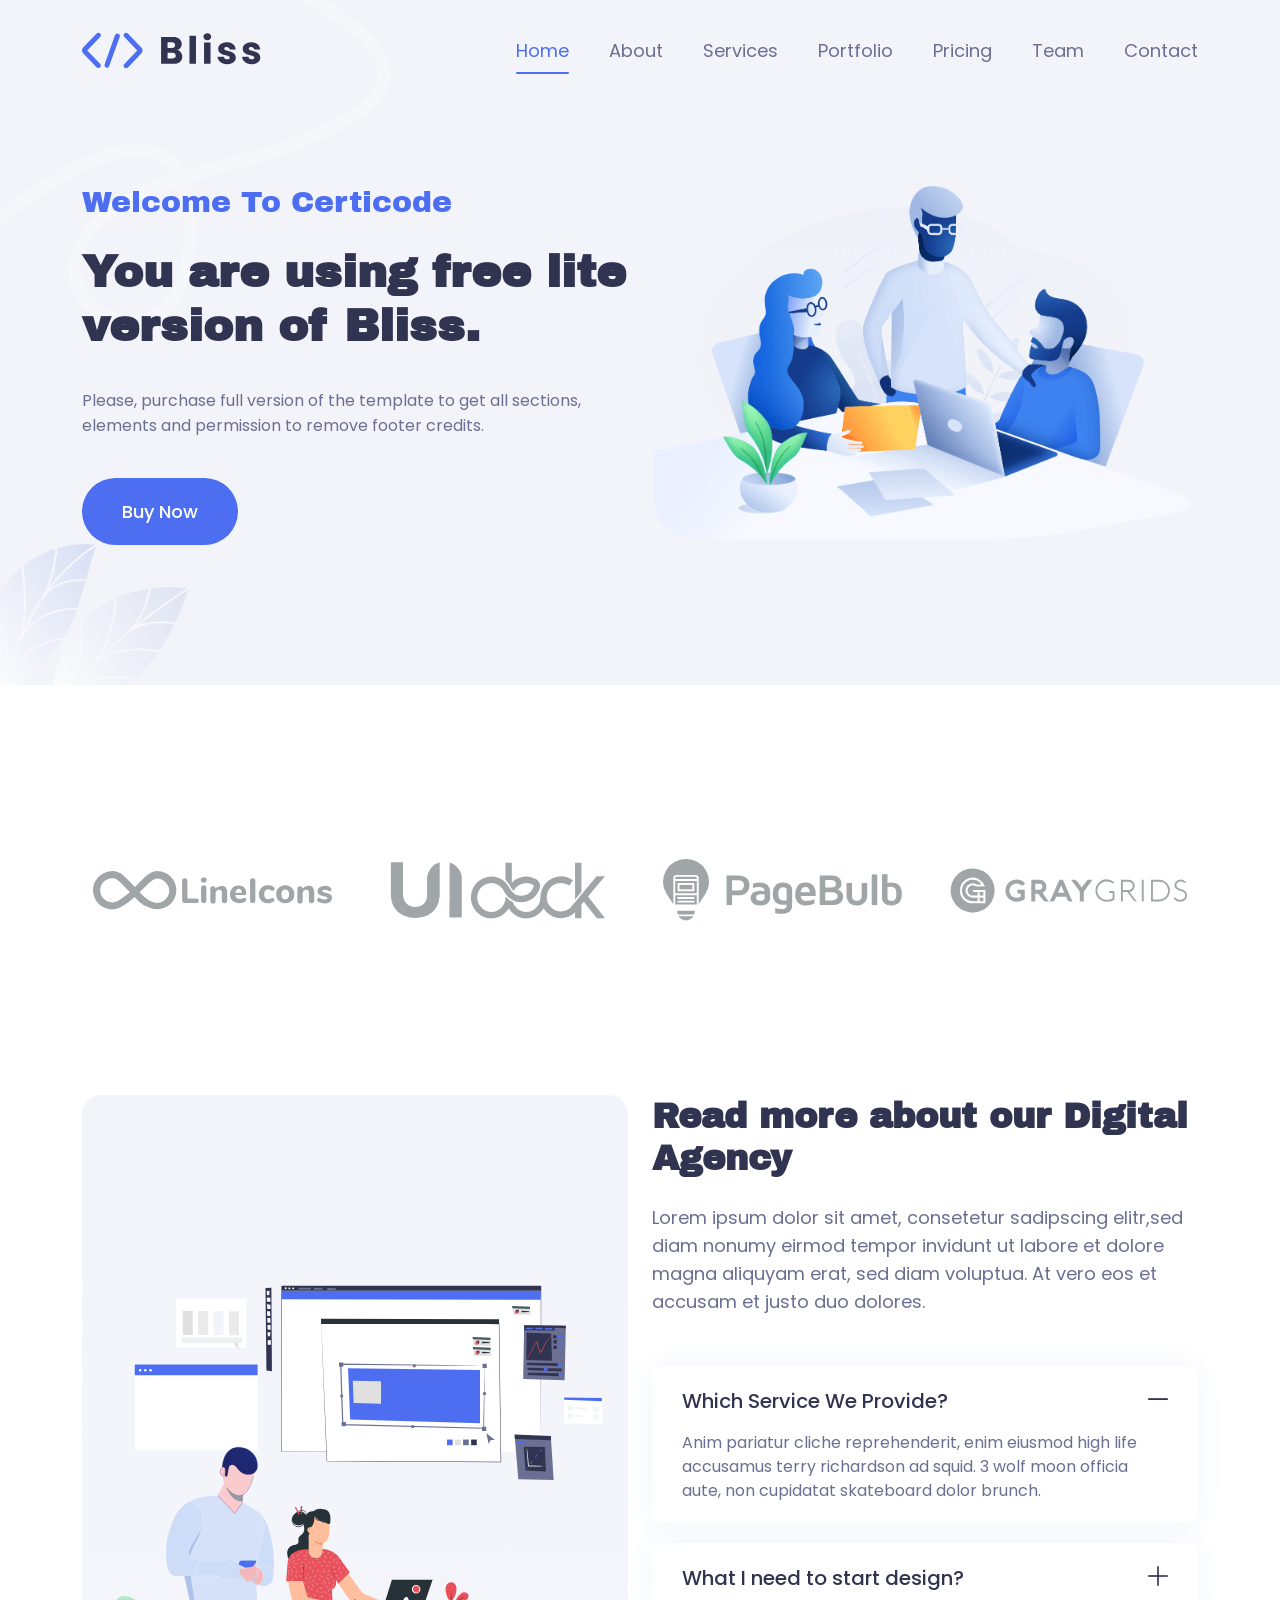
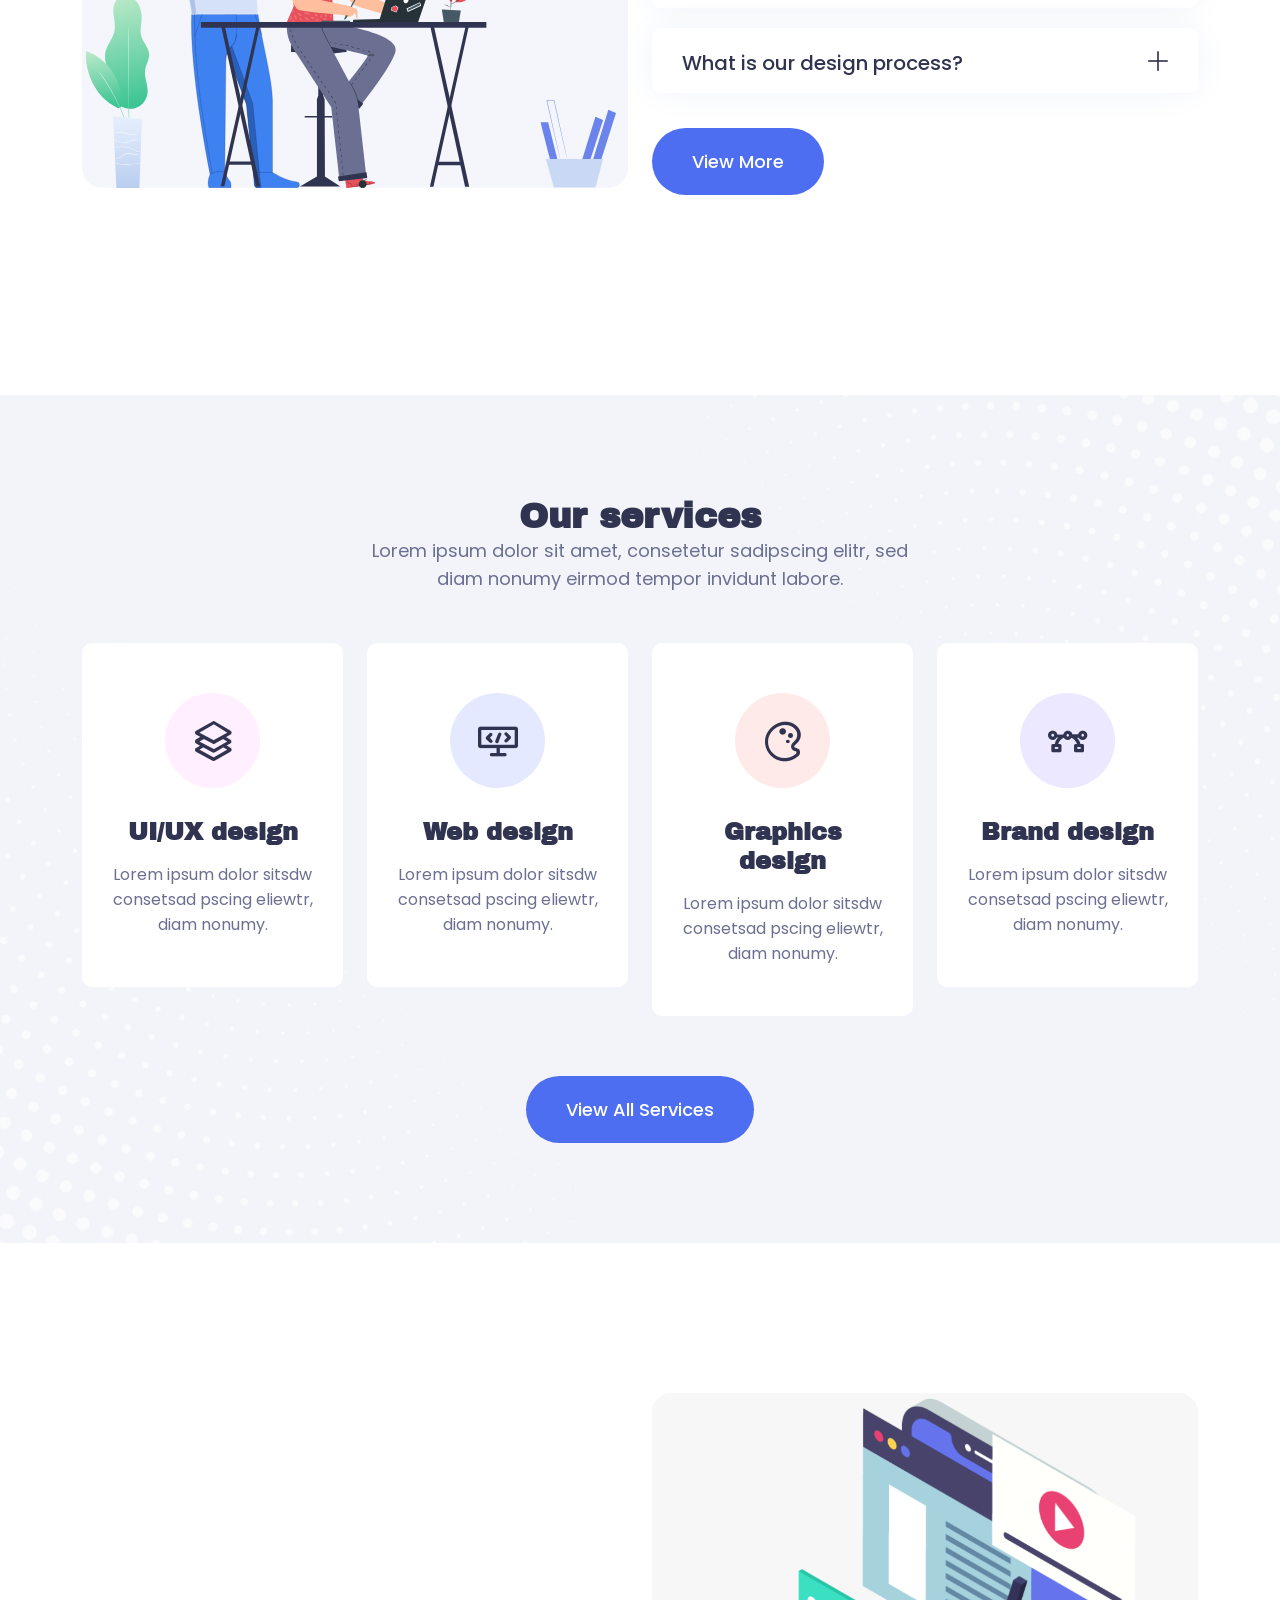
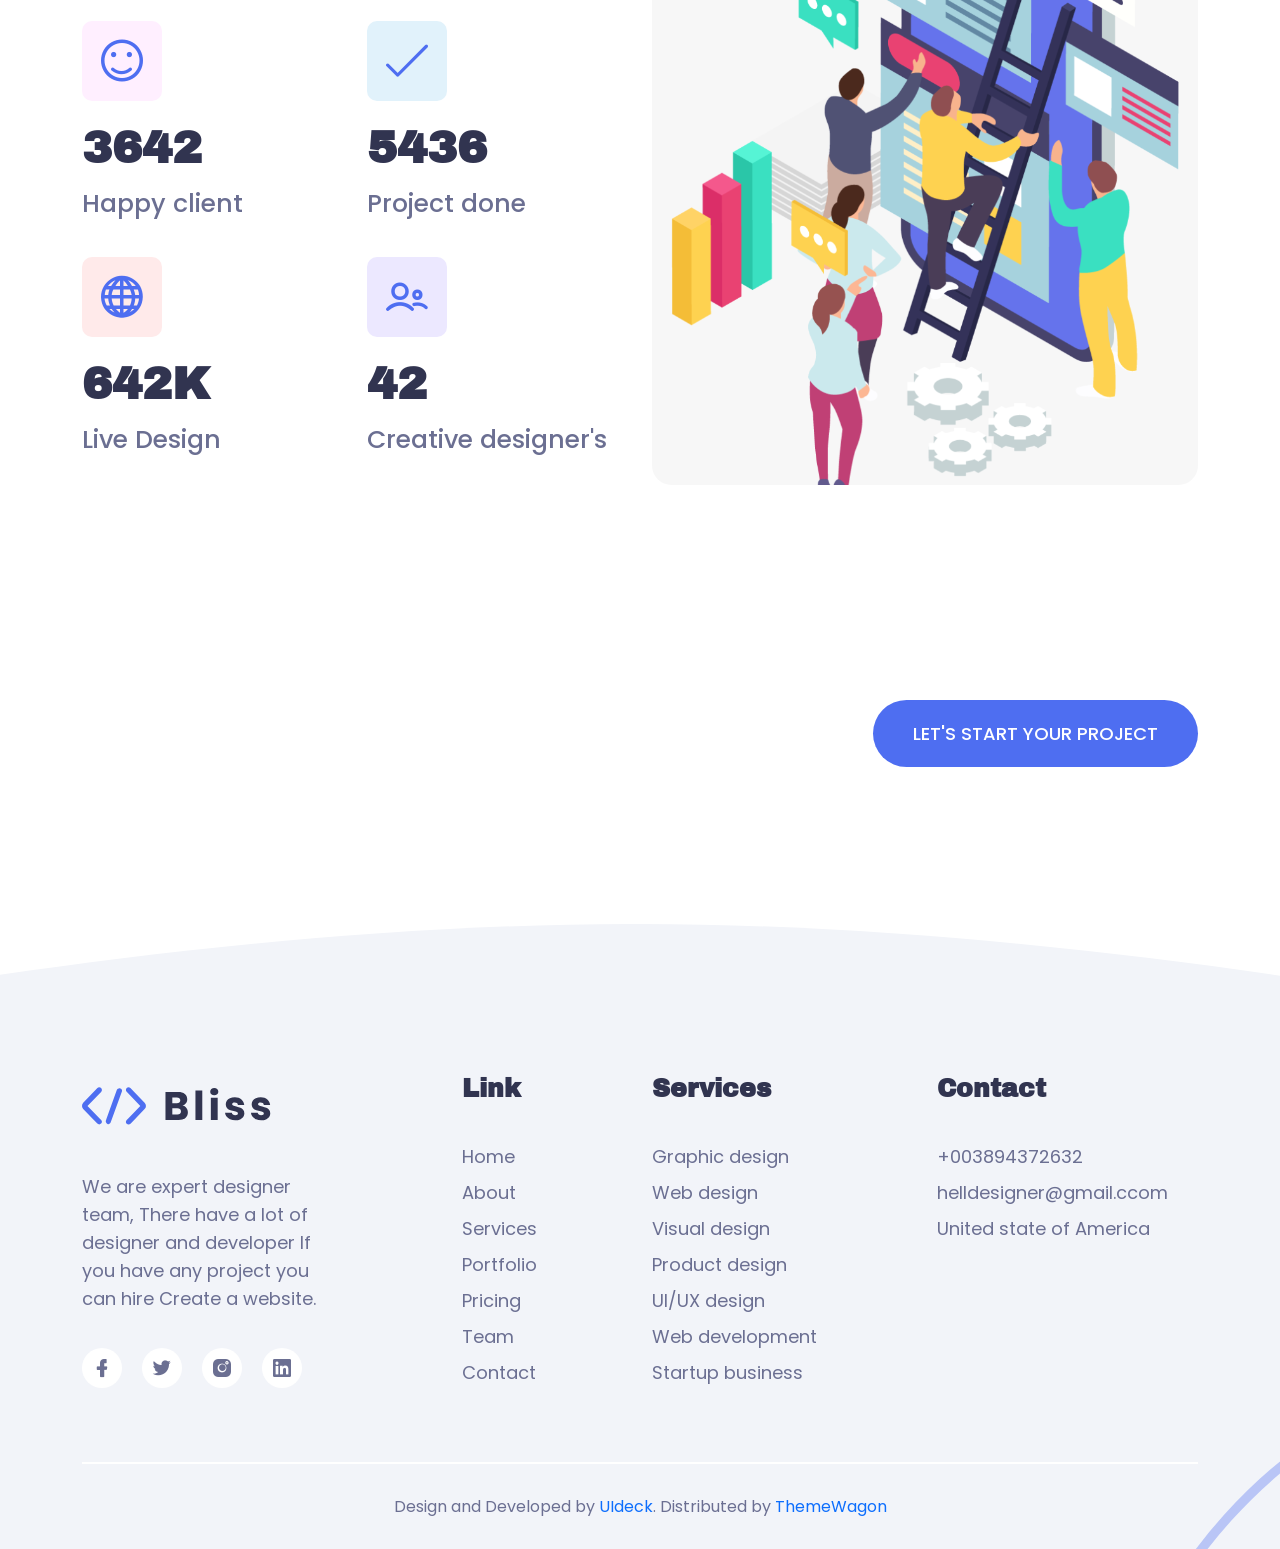
<file: index.html>
<!DOCTYPE html>
<html class="no-js" lang="">
  <head>
    <meta charset="utf-8" />
    <meta http-equiv="x-ua-compatible" content="ie=edge" />
    <title>Bliss || Digital Agency Bootstrap 5 Landing Page</title>
    <meta name="description" content="" />
    <meta name="viewport" content="width=device-width, initial-scale=1" />
    <link rel="shortcut icon" type="image/x-icon" href="assets/img/favicon.svg"/>
    <!-- Place favicon.ico in the root directory -->

    <!-- ========================= CSS here ========================= -->
    <link rel="stylesheet" href="assets/css/bootstrap-5.0.0-beta2.min.css" />
    <link rel="stylesheet" href="assets/css/LineIcons.2.0.css" />
    <link rel="stylesheet" href="assets/css/tiny-slider.css" />
    <link rel="stylesheet" href="assets/css/animate.css" />
    <link rel="stylesheet" href="assets/css/main.css" />
  </head>
  <body>
    <!--[if lte IE 9]>
      <p class="browserupgrade">
        You are using an <strong>outdated</strong> browser. Please
        <a href="https://browsehappy.com/">upgrade your browser</a> to improve
        your experience and security.
      </p>
    <![endif]-->

    <!-- ========================= preloader start ========================= -->
    <div class="preloader">
      <div class="loader">
        <div class="spinner">
          <div class="spinner-container">
            <div class="spinner-rotator">
              <div class="spinner-left">
                <div class="spinner-circle"></div>
              </div>
              <div class="spinner-right">
                <div class="spinner-circle"></div>
              </div>
            </div>
          </div>
        </div>
      </div>
    </div>
		<!-- preloader end -->
		

    <!-- ========================= header start ========================= -->
    <header class="header">
      <div class="navbar-area">
        <div class="container">
          <div class="row align-items-center">
            <div class="col-lg-12">
              <nav class="navbar navbar-expand-lg">
                <a class="navbar-brand" href="index.html">
                  <img src="assets/img/logo/logo.svg" alt="Logo" />
                </a>
                <button class="navbar-toggler" type="button" data-bs-toggle="collapse" data-bs-target="#navbarSupportedContent" aria-controls="navbarSupportedContent" aria-expanded="false" aria-label="Toggle navigation">
                  <span class="toggler-icon"></span>
                  <span class="toggler-icon"></span>
                  <span class="toggler-icon"></span>
                </button>

                <div class="collapse navbar-collapse sub-menu-bar" id="navbarSupportedContent">
                  <ul id="nav" class="navbar-nav ms-auto">
                    <li class="nav-item">
                      <a class="page-scroll active" href="#home">Home</a>
                    </li>
                    <li class="nav-item">
                      <a class="page-scroll" href="#about">About</a>
                    </li>
                    <li class="nav-item">
                      <a class="page-scroll" href="#service">Services</a>
                    </li>
                    <li class="nav-item">
                      <a class="" href="#0">Portfolio</a>
                    </li>
                    <li class="nav-item">
                      <a class="" href="#0">Pricing</a>
                    </li>
                    <li class="nav-item">
                      <a class="" href="#0">Team</a>
                    </li>
                    <li class="nav-item">
                      <a class="" href="#0">Contact</a>
                    </li>
                  </ul>
                </div>
                <!-- navbar collapse -->
              </nav>
              <!-- navbar -->
            </div>
          </div>
          <!-- row -->
        </div>
        <!-- container -->
      </div>
      <!-- navbar area -->
    </header>
    <!-- ========================= header end ========================= -->

    <!-- ========================= hero-section start ========================= -->
    <section id="home" class="hero-section">
      <div class="container">
        <div class="row align-items-center">
          <div class="col-lg-6">
            <div class="hero-content">
							<span class="wow fadeInLeft" data-wow-delay=".2s">Welcome To Certicode</span>
              <h1 class="wow fadeInUp" data-wow-delay=".4s">
								You are using free lite version of Bliss.
							</h1>
              <p class="wow fadeInUp" data-wow-delay=".6s">
                Please, purchase full version of the template to get all sections, elements and permission to remove footer credits.
              </p>
							<a href="javascript:void(0)" class="main-btn btn-hover wow fadeInUp" data-wow-delay=".6s">Buy Now</a>
            </div>
					</div>
					<div class="col-lg-6">
						<div class="hero-img wow fadeInUp" data-wow-delay=".5s">
							<img src="assets/img/hero/hero-img.svg" alt="">
						</div>
					</div>
        </div>
			</div>
    </section>
		<!-- ========================= hero-section end ========================= -->

		<!-- ========================= client-logo-section start ========================= -->
		<section class="client-logo-section pt-150">
			<div class="container">
				<div class="row">
					<div class="col-lg-3 col-sm-6">
						<div class="single-logo text-center">
							<img src="assets/img/client-logo/lineicons.svg" alt="">
						</div>
					</div>
					<div class="col-lg-3 col-sm-6">
						<div class="single-logo text-center">
							<img src="assets/img/client-logo/uideck.svg" alt="">
						</div>
					</div>
					<div class="col-lg-3 col-sm-6">
						<div class="single-logo text-center">
							<img src="assets/img/client-logo/pagebulb.svg" alt="">
						</div>
					</div>
					<div class="col-lg-3 col-sm-6">
						<div class="single-logo text-center">
							<img src="assets/img/client-logo/graygrids.svg" alt="">
						</div>
					</div>
				</div>
			</div>
		</section>
		<!-- ========================= client-logo-section end ========================= -->

		<!-- ========================= about-section start ========================= -->
		<section id="about" class="about-section pt-150">
			<div class="container">
				<div class="row">
					<div class="col-lg-6">
						<div class="about-img mb-50">
							<img src="assets/img/about/about-img.svg" alt="about">
						</div>
					</div>
					<div class="col-lg-6">
						<div class="about-content mb-50">
							<div class="section-title mb-50">
								<h1 class="mb-25">Read more about our Digital Agency</h1>
								<p>Lorem ipsum dolor sit amet, consetetur sadipscing elitr,sed diam nonumy eirmod tempor invidunt ut labore et dolore magna aliquyam erat, sed diam voluptua. At vero eos et accusam et justo duo dolores.</p>
							</div>
							<div class="accordion pb-15" id="accordionExample">
								<div class="single-faq">
									<button class="w-100 text-start" type="button" data-bs-toggle="collapse" data-bs-target="#collapseOne" aria-expanded="true" aria-controls="collapseOne">
										Which Service We Provide?
									</button>
							
									<div id="collapseOne" class="collapse show" aria-labelledby="headingOne" data-bs-parent="#accordionExample">
										<div class="faq-content">
											Anim pariatur cliche reprehenderit, enim eiusmod high life accusamus terry richardson ad squid. 3 wolf moon officia aute, non cupidatat skateboard dolor brunch.
										</div>
									</div>
								</div>
								<div class="single-faq">
									<button class="w-100 text-start collapsed" type="button" data-bs-toggle="collapse" data-bs-target="#collapseTwo" aria-expanded="false" aria-controls="collapseTwo">
										What I need to start design?
									</button>
									<div id="collapseTwo" class="collapse" aria-labelledby="headingTwo" data-bs-parent="#accordionExample">
										<div class="faq-content">
											Anim pariatur cliche reprehenderit, enim eiusmod high life accusamus terry richardson ad squid. 3 wolf moon officia aute, non cupidatat skateboard dolor brunch.
										</div>
									</div>
								</div>
								<div class="single-faq">
									<button class="w-100 text-start collapsed" type="button" data-bs-toggle="collapse" data-bs-target="#collapseThree" aria-expanded="false" aria-controls="collapseThree">
										What  is our design process?
									</button>
									<div id="collapseThree" class="collapse" aria-labelledby="headingThree" data-bs-parent="#accordionExample">
										<div class="faq-content">
											Anim pariatur cliche reprehenderit, enim eiusmod high life accusamus terry richardson ad squid. 3 wolf moon officia aute, non cupidatat skateboard dolor brunch.
										</div>
									</div>
								</div>
							</div>
							<a href="javascript:void(0)" class="main-btn btn-hover">View More</a>
						</div>
					</div>
				</div>
			</div>
		</section>
		<!-- ========================= about-section end ========================= -->

		<!-- ========================= service-section start ========================= -->
		<section id="service" class="service-section img-bg pt-100 pb-100 mt-150">
			<div class="container">
				<div class="row justify-content-center">
					<div class="col-xxl-5 col-xl-6 col-lg-7 col-md-10">
						<div class="section-title text-center mb-50">
							<h1>Our services</h1>
							<p>Lorem ipsum dolor sit amet, consetetur sadipscing elitr, sed diam nonumy eirmod tempor invidunt labore.</p>
						</div>
					</div>
				</div>

				<div class="row">
					<div class="col-xl-3 col-md-6">
						<div class="single-service">
							<div class="icon color-1">
								<i class="lni lni-layers"></i>
							</div>
							<div class="content">
								<h3>UI/UX design</h3>
								<p>Lorem ipsum dolor sitsdw consetsad pscing eliewtr, diam nonumy.</p>
							</div>
						</div>
					</div>
					<div class="col-xl-3 col-md-6">
						<div class="single-service">
							<div class="icon color-2">
								<i class="lni lni-code-alt"></i>
							</div>
							<div class="content">
								<h3>Web design</h3>
								<p>Lorem ipsum dolor sitsdw consetsad pscing eliewtr, diam nonumy.</p>
							</div>
						</div>
					</div>
					<div class="col-xl-3 col-md-6">
						<div class="single-service">
							<div class="icon color-3">
								<i class="lni lni-pallet"></i>
							</div>
							<div class="content">
								<h3>Graphics design</h3>
								<p>Lorem ipsum dolor sitsdw consetsad pscing eliewtr, diam nonumy.</p>
							</div>
						</div>
					</div>
					<div class="col-xl-3 col-md-6">
						<div class="single-service">
							<div class="icon color-4">
								<i class="lni lni-vector"></i>
							</div>
							<div class="content">
								<h3>Brand design</h3>
								<p>Lorem ipsum dolor sitsdw consetsad pscing eliewtr, diam nonumy.</p>
							</div>
						</div>
					</div>
				</div>

				<div class="view-all-btn text-center pt-30">
					<a href="javascript:void(0)" class="main-btn btn-hover">View All Services</a>
				</div>

			</div>
		</section>
		<!-- ========================= service-section end ========================= -->

		<!-- ========================= counter-up-section start ========================= -->
		<section class="counter-up-section pt-150">
			<div class="container">
				<div class="row">
					<div class="col-lg-6">
						<div class="counter-up-content mb-50">
							<div class="section-title mb-40">
								<h1 class="mb-20 wow fadeInUp" data-wow-delay=".2s">Why we are the best, Why you hire?</h1>
								<p class="wow fadeInUp" data-wow-delay=".4s">Lorem ipsum dolor sit amet, consetetur sadipscing elitr,sed diam nonumy eirmod tempor invidunt ut labore et dolore magna aliquyam erat.</p>
							</div>
							<div class="counter-up-wrapper">
								<div class="row">
									<div class="col-lg-6 col-sm-6">
										<div class="single-counter">
											<div class="icon color-1">
												<i class="lni lni-emoji-smile"></i>
											</div>
											<div class="content">
												<h1 id="secondo1" class="countup" cup-end="3642" cup-append=" ">3642</h1>
												<span>Happy client</span>
											</div>
										</div>
									</div>
									<div class="col-lg-6 col-sm-6">
										<div class="single-counter">
											<div class="icon color-2">
												<i class="lni lni-checkmark"></i>
											</div>
											<div class="content">
												<h1 id="secondo2" class="countup" cup-end="5436" cup-append=" ">5436</h1>
												<span>Project done</span>
											</div>
										</div>
									</div>
									<div class="col-lg-6 col-sm-6">
										<div class="single-counter">
											<div class="icon color-3">
												<i class="lni lni-world"></i>
											</div>
											<div class="content">
												<h1 id="secondo3" class="countup" cup-end="642" cup-append="K">642</h1>
												<span>Live Design</span>
											</div>
										</div>
									</div>
									<div class="col-lg-6 col-sm-6">
										<div class="single-counter">
											<div class="icon color-4">
												<i class="lni lni-users"></i>
											</div>
											<div class="content">
												<h1 id="secondo4" class="countup" cup-end="42" cup-append=" ">42</h1>
												<span>Creative designer's</span>
											</div>
										</div>
									</div>
								</div>
							</div>
						</div>
					</div>
					<div class="col-xl-6 col-lg-6">
						<div class="counter-up-img mb-50">
							<img src="assets/img/counter-up/counter-up-img.svg" alt="">
						</div>
					</div>
				</div>
			</div>
		</section>
		<!-- ========================= counter-up-section end ========================= -->

		<!-- ========================= cta-section start ========================= -->
		<section class="cta-section img-bg pt-110 pb-60">
			<div class="container">
				<div class="row align-items-center">
					<div class="col-xl-6 col-lg-7">
						<div class="section-title mb-50">
							<h1 class="mb-20 wow fadeInUp" data-wow-delay=".2s">Have any project in you mind? You can hire</h1>
							<p class="wow fadeInUp" data-wow-delay=".4s">Lorem ipsum dolor sit amet, consetetur sadipscing elitr, sed diam nonumy eirmod tempor invidunt.</p>
						</div>
					</div>
					<div class="col-xl-6 col-lg-5">
						<div class="cta-btn text-lg-end mb-50">
							<a href="javascript:void(0)" class="main-btn btn-hover text-uppercase">LET'S START YOUR PROJECT</a>
						</div>
					</div>
				</div>
			</div>
		</section>
		<!-- ========================= cta-section end ========================= -->

    <!-- ========================= footer start ========================= -->
		<footer class="footer">
			<div class="container">
				<div class="widget-wrapper">
					<div class="row">
						<div class="col-xl-3 col-md-6">
							<div class="footer-widget">
								<div class="logo mb-35">
									<a href="index.html"> <img src="assets/img/logo/logo.svg" alt=""> </a>
								</div>
								<p class="desc mb-35">We are expert designer team, There have a lot of designer and developer If you have any project you can hire Create a website.</p>
								<ul class="socials">
									<li>
										<a href="jvascript:void(0)"> <i class="lni lni-facebook-filled"></i> </a>
									</li>
									<li>
										<a href="jvascript:void(0)"> <i class="lni lni-twitter-filled"></i> </a>
									</li>
									<li>
										<a href="jvascript:void(0)"> <i class="lni lni-instagram-filled"></i> </a>
									</li>
									<li>
										<a href="jvascript:void(0)"> <i class="lni lni-linkedin-original"></i> </a>
									</li>
								</ul>
							</div>
						</div>

						<div class="col-xl-2 offset-xl-1 col-md-5 offset-md-1 col-sm-6">
							<div class="footer-widget">
								<h3>Link</h3>
								<ul class="links">
									<li> <a href="javascript:void(0)">Home</a> </li>
									<li> <a href="javascript:void(0)">About</a> </li>
									<li> <a href="javascript:void(0)">Services</a> </li>
									<li> <a href="javascript:void(0)">Portfolio</a> </li>
									<li> <a href="javascript:void(0)">Pricing</a> </li>
									<li> <a href="javascript:void(0)">Team</a> </li>
									<li> <a href="javascript:void(0)">Contact</a> </li>
								</ul>
							</div>
						</div>

						<div class="col-xl-3 col-md-6 col-sm-6">
							<div class="footer-widget">
								<h3>Services</h3>
								<ul class="links">
									<li> <a href="javascript:void(0)">Graphic design</a> </li>
									<li> <a href="javascript:void(0)">Web design</a> </li>
									<li> <a href="javascript:void(0)">Visual design</a> </li>
									<li> <a href="javascript:void(0)">Product design</a> </li>
									<li> <a href="javascript:void(0)">UI/UX design</a> </li>
									<li> <a href="javascript:void(0)">Web development</a> </li>
									<li> <a href="javascript:void(0)">Startup business</a> </li>
								</ul>
							</div>
						</div>

						<div class="col-xl-3 col-md-6">
							<div class="footer-widget">
								<h3>Contact</h3>
								<ul>
									<li>+003894372632</li>
									<li>helldesigner@gmail.ccom</li>
									<li>United state of America</li>
								</ul>
								<div class="contact_map" style="width: 100%; height: 150px; margin-top: 25px;">
									<div class="gmap_canvas">
										<iframe id="gmap_canvas" src="https://maps.google.com/maps?q=Mission%20District%2C%20San%20Francisco%2C%20CA%2C%20USA&amp;t=&amp;z=13&amp;ie=UTF8&amp;iwloc=&amp;output=embed" style="width: 100%;"></iframe>
									</div>
									</div>
							</div>
						</div>

					</div>
				</div>

				<div class="copy-right">
					<p>Design and Developed by <a href="https://uideck.com" rel="nofollow" target="_blank"> UIdeck </a>. Distributed by <a href="https://themewagon.com" target="_blank">ThemeWagon</a></p>
				</div>

			</div>
		</footer>
    <!-- ========================= footer end ========================= -->

    <!-- ========================= scroll-top ========================= -->
    <a href="#" class="scroll-top btn-hover">
      <i class="lni lni-chevron-up"></i>
    </a>

    <!-- ========================= JS here ========================= -->
    <script src="assets/js/bootstrap-5.0.0-beta2.min.js"></script>
    <script src="assets/js/count-up.min.js"></script>
    <script src="assets/js/tiny-slider.js"></script>
    <script src="assets/js/wow.min.js"></script>
    <script src="assets/js/polifill.js"></script>
    <script src="assets/js/main.js"></script>
  </body>
</html>
</file>
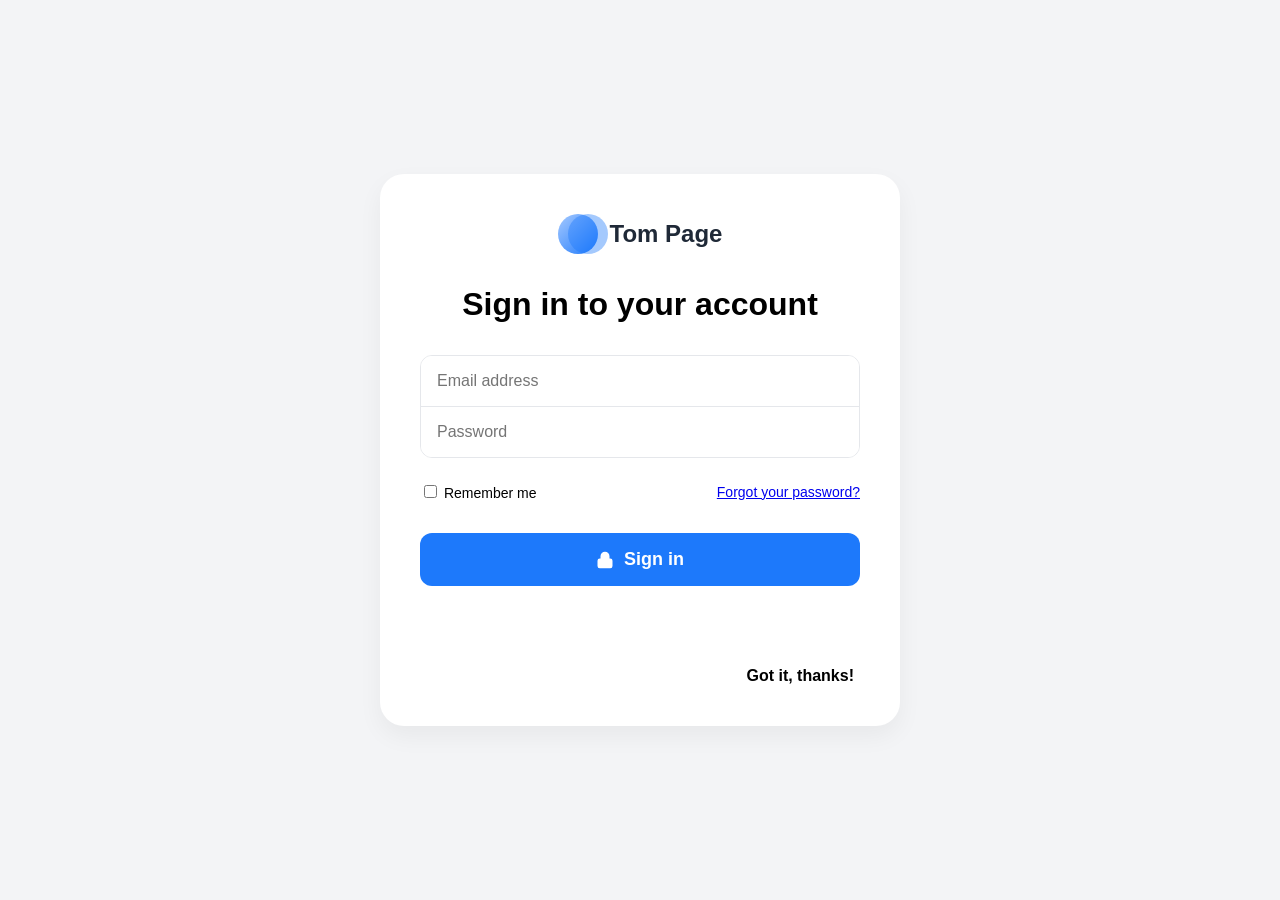
<file: login.html>
<!DOCTYPE html>
<html lang="en">
<head>
    <meta charset="UTF-8">
    <meta name="viewport" content="width=device-width, initial-scale=1.0">
    <title>Dsign Login</title>
    <link rel="stylesheet" href="style.css">
</head>
<body>
    <div class="login-card">
        <div class="logo-container">
            <div class="logo-circles"></div>
            <span class="logo-text">Tom Page</span>
        </div>
        
        <h1>Sign in to your account</h1>
        
        <form id="loginForm">
            <div class="input-group">
                <input type="email" placeholder="Email address" required>
                <input type="password" placeholder="Password" required>
            </div>

            <div class="form-options">
                <label class="checkbox-container">
                    <input type="checkbox">
                    <span class="checkmark"></span>
                    Remember me
                </label>
                <a href="#" class="forgot-link">Forgot your password?</a>
            </div>

            <button type="submit" class="sign-in-btn">
                <svg class="lock-icon" viewBox="0 0 24 24" fill="none" stroke="currentColor" stroke-width="2">
                    <rect x="3" y="11" width="18" height="11" rx="2" ry="2"></rect>
                    <path d="M7 11V7a5 5 0 0 1 10 0v4"></path>
                </svg>
                Sign in
            </button>
        </form>

        <div class="footer">
            <button type="button" class="dismiss-btn">Got it, thanks!</button>
        </div>
    </div>
</body>
</html>
</file>
<file: assets/css/tiny-slider.css>
.tns-outer{padding:0 !important}.tns-outer [hidden]{display:none !important}.tns-outer [aria-controls],.tns-outer [data-action]{cursor:pointer}.tns-slider{-webkit-transition:all 0s;-moz-transition:all 0s;transition:all 0s}.tns-slider>.tns-item{-webkit-box-sizing:border-box;-moz-box-sizing:border-box;box-sizing:border-box}.tns-horizontal.tns-subpixel{white-space:nowrap}.tns-horizontal.tns-subpixel>.tns-item{display:inline-block;vertical-align:top;white-space:normal}.tns-horizontal.tns-no-subpixel:after{content:'';display:table;clear:both}.tns-horizontal.tns-no-subpixel>.tns-item{float:left}.tns-horizontal.tns-carousel.tns-no-subpixel>.tns-item{margin-right:-100%}.tns-no-calc{position:relative;left:0}.tns-gallery{position:relative;left:0;min-height:1px}.tns-gallery>.tns-item{position:absolute;left:-100%;-webkit-transition:transform 0s, opacity 0s;-moz-transition:transform 0s, opacity 0s;transition:transform 0s, opacity 0s}.tns-gallery>.tns-slide-active{position:relative;left:auto !important}.tns-gallery>.tns-moving{-webkit-transition:all 0.25s;-moz-transition:all 0.25s;transition:all 0.25s}.tns-autowidth{display:inline-block}.tns-lazy-img{-webkit-transition:opacity 0.6s;-moz-transition:opacity 0.6s;transition:opacity 0.6s;opacity:0.6}.tns-lazy-img.tns-complete{opacity:1}.tns-ah{-webkit-transition:height 0s;-moz-transition:height 0s;transition:height 0s}.tns-ovh{overflow:hidden}.tns-visually-hidden{position:absolute;left:-10000em}.tns-transparent{opacity:0;visibility:hidden}.tns-fadeIn{opacity:1;filter:alpha(opacity=100);z-index:0}.tns-normal,.tns-fadeOut{opacity:0;filter:alpha(opacity=0);z-index:-1}.tns-vpfix{white-space:nowrap}.tns-vpfix>div,.tns-vpfix>li{display:inline-block}.tns-t-subp2{margin:0 auto;width:310px;position:relative;height:10px;overflow:hidden}.tns-t-ct{width:2333.3333333%;width:-webkit-calc(100% * 70 / 3);width:-moz-calc(100% * 70 / 3);width:calc(100% * 70 / 3);position:absolute;right:0}.tns-t-ct:after{content:'';display:table;clear:both}.tns-t-ct>div{width:1.4285714%;width:-webkit-calc(100% / 70);width:-moz-calc(100% / 70);width:calc(100% / 70);height:10px;float:left}

/*# sourceMappingURL=sourcemaps/tiny-slider.css.map */
</file>
<file: style.css>
:root {
    --primary-blue: #1d79fb;
    --text-black: #000000;
    --border-gray: #e5e7eb;
    --bg-white: #ffffff;
}

body {
    font-family: 'Inter', sans-serif;
    background-color: #f3f4f6;
    display: flex;
    justify-content: center;
    align-items: center;
    height: 100vh;
    margin: 0;
}

.login-card {
    background: var(--bg-white);
    padding: 40px;
    border-radius: 24px;
    box-shadow: 0 10px 25px rgba(0,0,0,0.05);
    width: 100%;
    max-width: 440px;
    text-align: center;
}

.logo-container {
    display: flex;
    align-items: center;
    justify-content: center;
    gap: 12px;
    margin-bottom: 32px;
}

.logo-circles {
    width: 40px;
    height: 40px;
    background: linear-gradient(135deg, #a5c9ff 0%, #1d79fb 100%);
    border-radius: 50%;
    position: relative;
}

.logo-circles::after {
    content: '';
    position: absolute;
    right: -10px;
    width: 40px;
    height: 40px;
    background: rgba(29, 121, 251, 0.4);
    border-radius: 50%;
}

.logo-text {
    font-size: 24px;
    font-weight: 700;
    color: #1f2937;
}

h1 {
    font-size: 32px;
    font-weight: 800;
    margin-bottom: 32px;
    color: var(--text-black);
}

.input-group {
    border: 1px solid var(--border-gray);
    border-radius: 12px;
    overflow: hidden;
    margin-bottom: 24px;
}

input[type="email"], 
input[type="password"] {
    width: 100%;
    padding: 16px;
    border: none;
    outline: none;
    font-size: 16px;
    box-sizing: border-box;
}

input[type="email"] {
    border-bottom: 1px solid var(--border-gray);
}

.form-options {
    display: flex;
    justify-content: space-between;
    align-items: center;
    margin-bottom: 32px;
    font-size: 14px;
    font-weight: 500;
}

.sign-in-btn {
    width: 100%;
    background-color: var(--primary-blue);
    color: white;
    padding: 16px;
    border: none;
    border-radius: 12px;
    font-size: 18px;
    font-weight: 600;
    cursor: pointer;
    display: flex;
    align-items: center;
    justify-content: center;
    gap: 10px;
}

.lock-icon {
    width: 18px;
    height: 18px;
    fill: white;
}

.footer {
    margin-top: 80px;
    display: flex;
    justify-content: flex-end;
}

.dismiss-btn {
    background: none;
    border: none;
    font-weight: 700;
    font-size: 16px;
    cursor: pointer;
}
</file>
<file: assets/css/main.css>
/* ============================
  Template Name: Bliss
  Author: uideck
  Description: Digital Agency Bootstrap 5 Landing Page.
  Version: 1.0
=============================== */
@import url("https://fonts.googleapis.com/css2?family=Archivo+Black&family=Archivo:wght@400;500;600;700&family=Poppins:wght@400;500;600;700&display=swap");
.counter-up-section .counter-up-content .counter-up-wrapper .single-counter .icon, .footer .widget-wrapper .footer-widget .socials li a {
  display: flex;
  justify-content: center;
  align-items: center;
}

/*===========================
    01.COMMON css 
===========================*/
html {
  scroll-behavior: smooth;
}

body {
  font-family: "Poppins", sans-serif;
  font-weight: normal;
  font-style: normal;
  color: #6B6F92;
  overflow-x: hidden;
}

* {
  margin: 0;
  padding: 0;
  box-sizing: border-box;
}

a:focus,
input:focus,
textarea:focus,
button:focus,
.btn:focus,
.btn.focus,
.btn:not(:disabled):not(.disabled).active,
.btn:not(:disabled):not(.disabled):active {
  text-decoration: none;
  outline: none;
  box-shadow: none;
}

a:hover {
  color: #4E6EF1;
}

a {
  transition: all 0.3s ease-out 0s;
}

a,
a:focus,
a:hover {
  text-decoration: none;
}

i,
span,
a {
  display: inline-block;
}

audio,
canvas,
iframe,
img,
svg,
video {
  vertical-align: middle;
}

h1,
h2,
h3,
h4,
h5,
h6 {
  font-family: "Archivo Black", sans-serif;
  font-weight: 700;
  margin: 0px;
  color: #313450;
}

.section-title p {
  font-size: 18px;
  line-height: 28px;
}

h1 a,
h2 a,
h3 a,
h4 a,
h5 a,
h6 a {
  color: inherit;
}

h1 {
  font-size: 35px;
}

h2 {
  font-size: 30px;
}

h3 {
  font-size: 25px;
}

h4 {
  font-size: 20px;
}

h5 {
  font-size: 18px;
}

h6 {
  font-size: 16px;
}

ul,
ol {
  margin: 0px;
  padding: 0px;
  list-style-type: none;
}

p {
  font-size: 16px;
  font-weight: 400;
  line-height: 25px;
  margin: 0px;
}

.img-bg {
  background-position: center center;
  background-size: cover;
  background-repeat: no-repeat;
  width: 100%;
  height: 100%;
}

.error {
  color: orangered;
}

.success {
  color: green;
}

/*===== All Button Style =====*/
.main-btn {
  display: inline-block;
  font-weight: 500;
  text-align: center;
  white-space: nowrap;
  vertical-align: middle;
  user-select: none;
  padding: 20px 40px;
  font-size: 18px;
  border-radius: 50px;
  color: #fff;
  cursor: pointer;
  z-index: 5;
  transition: all .4s ease-in-out;
  border: none;
  background: #4E6EF1;
  overflow: hidden;
}

.main-btn:hover {
  color: #fff;
}

.main-btn.border-btn {
  border: 2px solid #4E6EF1;
  background: transparent;
  color: #313450;
}

.btn-hover {
  position: relative;
  overflow: hidden;
}

.btn-hover::after {
  content: '';
  position: absolute;
  width: 0%;
  height: 0%;
  border-radius: 50%;
  background: rgba(0, 0, 0, 0.05);
  top: 50%;
  left: 50%;
  padding: 50%;
  z-index: -1;
  transition: all 0.3s ease-out 0s;
  transform: translate3d(-50%, -50%, 0) scale(0);
}

.btn-hover:hover::after {
  transform: translate3d(-50%, -50%, 0) scale(1.3);
}

.scroll-top {
  width: 45px;
  height: 45px;
  background: #4E6EF1;
  display: none;
  justify-content: center;
  align-items: center;
  font-size: 18px;
  color: #fff;
  border-radius: 5px;
  position: fixed;
  bottom: 30px;
  right: 30px;
  z-index: 9;
  cursor: pointer;
  transition: all 0.3s ease-out 0s;
}

.scroll-top:hover {
  color: #fff;
  background: rgba(78, 110, 241, 0.8);
}

@keyframes animation1 {
  0% {
    transform: translateY(30px);
  }
  50% {
    transform: translateY(-30px);
  }
  100% {
    transform: translateY(30px);
  }
}

/*===== All Preloader Style =====*/
.preloader {
  /* Body Overlay */
  position: fixed;
  top: 0;
  left: 0;
  display: table;
  height: 100%;
  width: 100%;
  /* Change Background Color */
  background: #fff;
  z-index: 99999;
}

.preloader .loader {
  display: table-cell;
  vertical-align: middle;
  text-align: center;
}

.preloader .loader .spinner {
  position: absolute;
  left: 50%;
  top: 50%;
  width: 64px;
  margin-left: -32px;
  z-index: 18;
  pointer-events: none;
}

.preloader .loader .spinner .spinner-container {
  pointer-events: none;
  position: absolute;
  width: 100%;
  padding-bottom: 100%;
  top: 50%;
  left: 50%;
  margin-top: -50%;
  margin-left: -50%;
  animation: spinner-linspin 1568.2353ms linear infinite;
}

.preloader .loader .spinner .spinner-container .spinner-rotator {
  position: absolute;
  width: 100%;
  height: 100%;
  animation: spinner-easespin 5332ms cubic-bezier(0.4, 0, 0.2, 1) infinite both;
}

.preloader .loader .spinner .spinner-container .spinner-rotator .spinner-left {
  position: absolute;
  top: 0;
  left: 0;
  bottom: 0;
  overflow: hidden;
  right: 50%;
}

.preloader .loader .spinner .spinner-container .spinner-rotator .spinner-right {
  position: absolute;
  top: 0;
  right: 0;
  bottom: 0;
  overflow: hidden;
  left: 50%;
}

.preloader .loader .spinner-circle {
  box-sizing: border-box;
  position: absolute;
  width: 200%;
  height: 100%;
  border-style: solid;
  /* Spinner Color */
  border-color: #4E6EF1 #4E6EF1 #ddd;
  border-radius: 50%;
  border-width: 6px;
}

.preloader .loader .spinner-left .spinner-circle {
  left: 0;
  right: -100%;
  border-right-color: #ddd;
  animation: spinner-left-spin 1333ms cubic-bezier(0.4, 0, 0.2, 1) infinite both;
}

.preloader .loader .spinner-right .spinner-circle {
  left: -100%;
  right: 0;
  border-left-color: #ddd;
  animation: right-spin 1333ms cubic-bezier(0.4, 0, 0.2, 1) infinite both;
}

/* Preloader Animations */

@keyframes spinner-linspin {
  to {
    transform: rotate(360deg);
  }
}

@keyframes spinner-easespin {
  12.5% {
    transform: rotate(135deg);
  }
  25% {
    transform: rotate(270deg);
  }
  37.5% {
    transform: rotate(405deg);
  }
  50% {
    transform: rotate(540deg);
  }
  62.5% {
    transform: rotate(675deg);
  }
  75% {
    transform: rotate(810deg);
  }
  87.5% {
    transform: rotate(945deg);
  }
  to {
    transform: rotate(1080deg);
  }
}

@keyframes spinner-left-spin {
  0% {
    transform: rotate(130deg);
  }
  50% {
    transform: rotate(-5deg);
  }
  to {
    transform: rotate(130deg);
  }
}

@keyframes right-spin {
  0% {
    transform: rotate(-130deg);
  }
  50% {
    transform: rotate(5deg);
  }
  to {
    transform: rotate(-130deg);
  }
}

/*===========================
    02.HEADER css 
===========================*/
/*===== NAVBAR =====*/
.navbar-area {
  position: absolute;
  top: 0;
  left: 0;
  width: 100%;
  z-index: 99;
  transition: all 0.3s ease-out 0s;
}

.sticky {
  position: fixed;
  z-index: 99;
  background-color: #fff;
  box-shadow: 0px 20px 50px 0px rgba(0, 0, 0, 0.05);
  transition: all 0.3s ease-out 0s;
}

.sticky .navbar {
  padding: 17px 0;
}

@media only screen and (min-width: 768px) and (max-width: 991px), (max-width: 767px) {
  .sticky .navbar {
    padding: 15px 0;
  }
}

.sticky .navbar .navbar-nav .nav-item a {
  color: #313450;
}

.sticky .navbar .navbar-toggler .toggler-icon {
  background: #313450;
}

.navbar {
  padding: 0;
  border-radius: 5px;
  position: relative;
  transition: all 0.3s ease-out 0s;
  padding: 20px 0;
}

@media only screen and (min-width: 768px) and (max-width: 991px), (max-width: 767px) {
  .navbar {
    padding: 17px 0;
  }
}

.navbar-brand {
  padding: 0;
}

.navbar-brand img {
  max-width: 180px;
}

.navbar-toggler {
  padding: 0;
}

.navbar-toggler:focus {
  outline: none;
  box-shadow: none;
}

.navbar-toggler .toggler-icon {
  width: 30px;
  height: 2px;
  background-color: #313450;
  display: block;
  margin: 5px 0;
  position: relative;
  transition: all 0.3s ease-out 0s;
}

.navbar-toggler.active .toggler-icon:nth-of-type(1) {
  transform: rotate(45deg);
  top: 7px;
}

.navbar-toggler.active .toggler-icon:nth-of-type(2) {
  opacity: 0;
}

.navbar-toggler.active .toggler-icon:nth-of-type(3) {
  transform: rotate(135deg);
  top: -7px;
}

@media only screen and (min-width: 768px) and (max-width: 991px), (max-width: 767px) {
  .navbar-collapse {
    position: absolute;
    top: 100%;
    left: 0;
    width: 100%;
    background-color: #fff;
    z-index: 9;
    box-shadow: 0px 15px 20px 0px rgba(0, 0, 0, 0.1);
    padding: 5px 12px;
  }
}

.navbar-nav .nav-item {
  position: relative;
  margin-left: 40px;
}

@media only screen and (min-width: 768px) and (max-width: 991px), (max-width: 767px) {
  .navbar-nav .nav-item {
    margin-left: 20px;
  }
}

.navbar-nav .nav-item a {
  font-size: 18px;
  font-weight: 400;
  color: #6B6F92;
  transition: all 0.3s ease-out 0s;
  padding: 10px 0;
  position: relative;
}

@media only screen and (min-width: 768px) and (max-width: 991px), (max-width: 767px) {
  .navbar-nav .nav-item a {
    display: inline-block;
    padding: 6px 0px;
    color: #6B6F92;
  }
}

.navbar-nav .nav-item a::before {
  content: '';
  position: absolute;
  bottom: 0;
  right: 0;
  left: auto;
  width: 0;
  height: 2px;
  background: #4E6EF1;
  z-index: -1;
  opacity: 0;
  border-radius: 10px;
  transition: all 0.3s ease-out 0s;
}

.navbar-nav .nav-item a:hover, .navbar-nav .nav-item a.active {
  color: #4E6EF1;
}

.navbar-nav .nav-item a:hover::before, .navbar-nav .nav-item a.active::before {
  right: auto;
  left: 0;
  opacity: 1;
  width: 100%;
}

.navbar-nav .nav-item:hover .sub-menu {
  top: 100%;
  opacity: 1;
  visibility: visible;
}

@media only screen and (min-width: 768px) and (max-width: 991px) {
  .navbar-nav .nav-item:hover .sub-menu {
    top: 0;
  }
}

@media (max-width: 767px) {
  .navbar-nav .nav-item:hover .sub-menu {
    top: 0;
  }
}

.navbar-nav .nav-item .sub-menu {
  width: 200px;
  background-color: #fff;
  box-shadow: 0px 0px 20px 0px rgba(0, 0, 0, 0.1);
  position: absolute;
  top: 110%;
  left: 0;
  opacity: 0;
  visibility: hidden;
  transition: all 0.3s ease-out 0s;
}

@media only screen and (min-width: 768px) and (max-width: 991px) {
  .navbar-nav .nav-item .sub-menu {
    position: relative;
    width: 100%;
    top: 0;
    display: none;
    opacity: 1;
    visibility: visible;
  }
}

@media (max-width: 767px) {
  .navbar-nav .nav-item .sub-menu {
    position: relative;
    width: 100%;
    top: 0;
    display: none;
    opacity: 1;
    visibility: visible;
  }
}

.navbar-nav .nav-item .sub-menu li {
  display: block;
}

.navbar-nav .nav-item .sub-menu li a {
  display: block;
  padding: 8px 20px;
  color: #222;
}

.navbar-nav .nav-item .sub-menu li a.active, .navbar-nav .nav-item .sub-menu li a:hover {
  padding-left: 25px;
  color: #4E6EF1;
}

.navbar-nav .sub-nav-toggler {
  display: none;
}

@media only screen and (min-width: 768px) and (max-width: 991px) {
  .navbar-nav .sub-nav-toggler {
    display: block;
    position: absolute;
    right: 0;
    top: 0;
    background: none;
    color: #222;
    font-size: 18px;
    border: 0;
    width: 30px;
    height: 30px;
  }
}

@media (max-width: 767px) {
  .navbar-nav .sub-nav-toggler {
    display: block;
    position: absolute;
    right: 0;
    top: 0;
    background: none;
    color: #222;
    font-size: 18px;
    border: 0;
    width: 30px;
    height: 30px;
  }
}

.navbar-nav .sub-nav-toggler span {
  width: 8px;
  height: 8px;
  border-left: 1px solid #222;
  border-bottom: 1px solid #222;
  transform: rotate(-45deg);
  position: relative;
  top: -5px;
}

/* ============== hero-area ============ */
.hero-section {
  position: relative;
  z-index: 1;
  padding: 160px 0 120px;
  background-image: url("../img/hero/hero-bg.jpg");
  background-repeat: no-repeat;
  background-position: left bottom;
  background-size: cover;
}

@media only screen and (min-width: 1200px) and (max-width: 1399px) {
  .hero-section {
    padding: 180px 0 140px;
  }
}

@media only screen and (min-width: 992px) and (max-width: 1199px) {
  .hero-section {
    padding: 180px 0 140px;
  }
}

@media only screen and (min-width: 768px) and (max-width: 991px) {
  .hero-section .hero-content {
    margin-bottom: 50px;
  }
}

@media (max-width: 767px) {
  .hero-section .hero-content {
    margin-bottom: 50px;
  }
}

.hero-section .hero-content span {
  font-family: "Archivo Black", sans-serif;
  font-size: 30px;
  color: #4E6EF1;
  margin-bottom: 20px;
}

@media only screen and (min-width: 992px) and (max-width: 1199px) {
  .hero-section .hero-content span {
    font-size: 25px;
  }
}

.hero-section .hero-content h1 {
  font-size: 50px;
  margin-bottom: 35px;
}

@media only screen and (min-width: 1200px) and (max-width: 1399px) {
  .hero-section .hero-content h1 {
    font-size: 45px;
  }
}

@media only screen and (min-width: 992px) and (max-width: 1199px) {
  .hero-section .hero-content h1 {
    font-size: 37px;
  }
}

@media (max-width: 767px) {
  .hero-section .hero-content h1 {
    font-size: 36px;
  }
}

@media only screen and (min-width: 480px) and (max-width: 767px) {
  .hero-section .hero-content h1 {
    font-size: 45px;
  }
}

.hero-section .hero-content p {
  margin-bottom: 40px;
}

@media only screen and (min-width: 1200px) and (max-width: 1399px) {
  .hero-section .hero-img img {
    width: 100%;
  }
}

@media only screen and (min-width: 992px) and (max-width: 1199px) {
  .hero-section .hero-img img {
    width: 100%;
  }
}

@media only screen and (min-width: 768px) and (max-width: 991px) {
  .hero-section .hero-img img {
    width: 100%;
  }
}

@media (max-width: 767px) {
  .hero-section .hero-img img {
    width: 100%;
  }
}

.hero-section .hero-shape .shape {
  position: absolute;
  z-index: -1;
}

.hero-section .hero-shape .shape.shape-1 {
  top: -285px;
  right: -300px;
}

@media only screen and (min-width: 1200px) and (max-width: 1399px) {
  .hero-section .hero-shape .shape.shape-1 {
    top: -420px;
    right: -550px;
  }
}

@media only screen and (min-width: 992px) and (max-width: 1199px) {
  .hero-section .hero-shape .shape.shape-1 {
    top: -400px;
    right: -550px;
  }
}

@media only screen and (min-width: 768px) and (max-width: 991px) {
  .hero-section .hero-shape .shape.shape-1 {
    display: none;
  }
}

@media (max-width: 767px) {
  .hero-section .hero-shape .shape.shape-1 {
    display: none;
  }
}

.client-logo-section .single-logo {
  opacity: .43;
  transition: all 0.3s ease-out 0s;
}

.client-logo-section .single-logo:hover {
  opacity: 1;
}

.client-logo-section .single-logo img {
  max-width: 100%;
}

/* ======= about css ========*/
.about-section .about-img img {
  width: 100%;
}

.about-section .accordion .single-faq {
  margin-bottom: 20px;
  border-radius: 10px;
  background: #fff;
  box-shadow: 0px 0px 35px #f2f4f9;
}

.about-section .accordion .single-faq button {
  padding: 20px 30px 15px;
  border: none;
  background: none;
  font-size: 20px;
  font-weight: 500;
  color: #313450;
  position: relative;
}

.about-section .accordion .single-faq button::after {
  content: "\eb2c";
  font: normal normal normal 1em/1 "LineIcons";
  position: absolute;
  right: 30px;
  top: 50%;
  transform: translateY(-50%);
  transition: all 0.3s ease-out 0s;
}

.about-section .accordion .single-faq button.collapsed::after {
  content: "\eb53";
}

.about-section .accordion .single-faq .faq-content {
  padding: 0 30px;
  padding-bottom: 20px;
}

/* ============== service css ==============*/
.service-section {
  background-image: url("../img/service/service-bg.jpg");
}

.service-section .single-service {
  text-align: center;
  padding: 50px 30px;
  border-radius: 10px;
  background: #fff;
  margin-bottom: 30px;
}

.service-section .single-service:hover .icon {
  color: #fff;
}

.service-section .single-service:hover .icon.color-1 {
  background: #FB32FB;
}

.service-section .single-service:hover .icon.color-2 {
  background: #4E6EF1;
}

.service-section .single-service:hover .icon.color-3 {
  background: #FF3B3B;
}

.service-section .single-service:hover .icon.color-4 {
  background: #5A37FF;
}

.service-section .single-service .icon {
  width: 95px;
  height: 95px;
  border-radius: 50%;
  display: flex;
  justify-content: center;
  align-items: center;
  margin: auto;
  margin-bottom: 30px;
  font-size: 40px;
  color: #313450;
  transition: all 0.3s ease-out 0s;
}

.service-section .single-service .icon.color-1 {
  background: #FFEFFF;
}

.service-section .single-service .icon.color-2 {
  background: #E4E9FF;
}

.service-section .single-service .icon.color-3 {
  background: #FFEAEA;
}

.service-section .single-service .icon.color-4 {
  background: #ECE8FF;
}

.service-section .single-service .content h3 {
  font-size: 24px;
  margin-bottom: 15px;
}

/* ============= counter-up css =========== */
@media only screen and (min-width: 1400px) {
  .counter-up-section .counter-up-content {
    margin-right: 65px;
  }
}

.counter-up-section .counter-up-content .counter-up-wrapper .single-counter {
  margin-bottom: 35px;
}

.counter-up-section .counter-up-content .counter-up-wrapper .single-counter .icon {
  width: 80px;
  height: 80px;
  border-radius: 10px;
  margin-bottom: 20px;
  color: #4E6EF1;
  font-size: 42px;
}

.counter-up-section .counter-up-content .counter-up-wrapper .single-counter .icon.color-1 {
  background: #FFEFFF;
}

.counter-up-section .counter-up-content .counter-up-wrapper .single-counter .icon.color-2 {
  background: #E1F2FB;
}

.counter-up-section .counter-up-content .counter-up-wrapper .single-counter .icon.color-3 {
  background: #FFEAEA;
}

.counter-up-section .counter-up-content .counter-up-wrapper .single-counter .icon.color-4 {
  background: #ECE8FF;
}

.counter-up-section .counter-up-content .counter-up-wrapper .single-counter .content h1 {
  font-size: 45px;
  margin-bottom: 10px;
}

@media only screen and (min-width: 992px) and (max-width: 1199px) {
  .counter-up-section .counter-up-content .counter-up-wrapper .single-counter .content h1 {
    font-size: 38px;
  }
}

.counter-up-section .counter-up-content .counter-up-wrapper .single-counter .content span {
  font-size: 25px;
  font-weight: 500;
}

@media only screen and (min-width: 992px) and (max-width: 1199px) {
  .counter-up-section .counter-up-content .counter-up-wrapper .single-counter .content span {
    font-size: 18px;
  }
}

.counter-up-section .counter-up-img img {
  width: 100%;
}

/* =========== footer css =========== */
.footer {
  background-image: url("../img/footer/footer-bg.svg");
  background-size: cover;
  background-position: top center;
  padding-top: 150px;
}

.footer .widget-wrapper .footer-widget {
  margin-bottom: 40px;
}

.footer .widget-wrapper .footer-widget .desc {
  font-size: 18px;
  line-height: 28px;
}

.footer .widget-wrapper .footer-widget .socials {
  display: flex;
  align-items: center;
}

.footer .widget-wrapper .footer-widget .socials li {
  margin-right: 20px;
}

.footer .widget-wrapper .footer-widget .socials li a {
  width: 40px;
  height: 40px;
  border-radius: 50%;
  color: #6B6F92;
  background: #fff;
}

.footer .widget-wrapper .footer-widget .socials li a:hover {
  padding-left: 0px;
}

.footer .widget-wrapper .footer-widget h3 {
  margin-bottom: 35px;
}

.footer .widget-wrapper .footer-widget ul li {
  font-size: 18px;
  line-height: 36px;
}

.footer .widget-wrapper .footer-widget ul li a {
  color: #6B6F92;
}

.footer .widget-wrapper .footer-widget ul li a:hover {
  color: #4E6EF1;
  padding-left: 7px;
}

.footer .copy-right {
  text-align: center;
  padding: 30px 0;
  border-top: 2px solid #fff;
}

/* ======================
    DEFAULT CSS
========================= */
.mt-5 {
  margin-top: 5px;
}

.mt-10 {
  margin-top: 10px;
}

.mt-15 {
  margin-top: 15px;
}

.mt-20 {
  margin-top: 20px;
}

.mt-25 {
  margin-top: 25px;
}

.mt-30 {
  margin-top: 30px;
}

.mt-35 {
  margin-top: 35px;
}

.mt-40 {
  margin-top: 40px;
}

.mt-45 {
  margin-top: 45px;
}

.mt-50 {
  margin-top: 50px;
}

.mt-55 {
  margin-top: 55px;
}

.mt-60 {
  margin-top: 60px;
}

.mt-65 {
  margin-top: 65px;
}

.mt-70 {
  margin-top: 70px;
}

.mt-75 {
  margin-top: 75px;
}

.mt-80 {
  margin-top: 80px;
}

.mt-85 {
  margin-top: 85px;
}

.mt-90 {
  margin-top: 90px;
}

.mt-95 {
  margin-top: 95px;
}

.mt-100 {
  margin-top: 100px;
}

.mt-105 {
  margin-top: 105px;
}

.mt-110 {
  margin-top: 110px;
}

.mt-115 {
  margin-top: 115px;
}

.mt-120 {
  margin-top: 120px;
}

.mt-125 {
  margin-top: 125px;
}

.mt-130 {
  margin-top: 130px;
}

.mt-135 {
  margin-top: 135px;
}

.mt-140 {
  margin-top: 140px;
}

.mt-145 {
  margin-top: 145px;
}

.mt-150 {
  margin-top: 150px;
}

.mt-155 {
  margin-top: 155px;
}

.mt-160 {
  margin-top: 160px;
}

.mt-165 {
  margin-top: 165px;
}

.mt-170 {
  margin-top: 170px;
}

.mt-175 {
  margin-top: 175px;
}

.mt-180 {
  margin-top: 180px;
}

.mt-185 {
  margin-top: 185px;
}

.mt-190 {
  margin-top: 190px;
}

.mt-195 {
  margin-top: 195px;
}

.mt-200 {
  margin-top: 200px;
}

.mt-205 {
  margin-top: 205px;
}

.mt-210 {
  margin-top: 210px;
}

.mt-215 {
  margin-top: 215px;
}

.mt-220 {
  margin-top: 220px;
}

.mt-225 {
  margin-top: 225px;
}

.mb-5 {
  margin-bottom: 5px;
}

.mb-10 {
  margin-bottom: 10px;
}

.mb-15 {
  margin-bottom: 15px;
}

.mb-20 {
  margin-bottom: 20px;
}

.mb-25 {
  margin-bottom: 25px;
}

.mb-30 {
  margin-bottom: 30px;
}

.mb-35 {
  margin-bottom: 35px;
}

.mb-40 {
  margin-bottom: 40px;
}

.mb-45 {
  margin-bottom: 45px;
}

.mb-50 {
  margin-bottom: 50px;
}

.mb-55 {
  margin-bottom: 55px;
}

.mb-60 {
  margin-bottom: 60px;
}

.mb-65 {
  margin-bottom: 65px;
}

.mb-70 {
  margin-bottom: 70px;
}

.mb-75 {
  margin-bottom: 75px;
}

.mb-80 {
  margin-bottom: 80px;
}

.mb-85 {
  margin-bottom: 85px;
}

.mb-90 {
  margin-bottom: 90px;
}

.mb-95 {
  margin-bottom: 95px;
}

.mb-100 {
  margin-bottom: 100px;
}

.mb-105 {
  margin-bottom: 105px;
}

.mb-110 {
  margin-bottom: 110px;
}

.mb-115 {
  margin-bottom: 115px;
}

.mb-120 {
  margin-bottom: 120px;
}

.mb-125 {
  margin-bottom: 125px;
}

.mb-130 {
  margin-bottom: 130px;
}

.mb-135 {
  margin-bottom: 135px;
}

.mb-140 {
  margin-bottom: 140px;
}

.mb-145 {
  margin-bottom: 145px;
}

.mb-150 {
  margin-bottom: 150px;
}

.mb-155 {
  margin-bottom: 155px;
}

.mb-160 {
  margin-bottom: 160px;
}

.mb-165 {
  margin-bottom: 165px;
}

.mb-170 {
  margin-bottom: 170px;
}

.mb-175 {
  margin-bottom: 175px;
}

.mb-180 {
  margin-bottom: 180px;
}

.mb-185 {
  margin-bottom: 185px;
}

.mb-190 {
  margin-bottom: 190px;
}

.mb-195 {
  margin-bottom: 195px;
}

.mb-200 {
  margin-bottom: 200px;
}

.mb-205 {
  margin-bottom: 205px;
}

.mb-210 {
  margin-bottom: 210px;
}

.mb-215 {
  margin-bottom: 215px;
}

.mb-220 {
  margin-bottom: 220px;
}

.mb-225 {
  margin-bottom: 225px;
}

.pt-5 {
  padding-top: 5px;
}

.pt-10 {
  padding-top: 10px;
}

.pt-15 {
  padding-top: 15px;
}

.pt-20 {
  padding-top: 20px;
}

.pt-25 {
  padding-top: 25px;
}

.pt-30 {
  padding-top: 30px;
}

.pt-35 {
  padding-top: 35px;
}

.pt-40 {
  padding-top: 40px;
}

.pt-45 {
  padding-top: 45px;
}

.pt-50 {
  padding-top: 50px;
}

.pt-55 {
  padding-top: 55px;
}

.pt-60 {
  padding-top: 60px;
}

.pt-65 {
  padding-top: 65px;
}

.pt-70 {
  padding-top: 70px;
}

.pt-75 {
  padding-top: 75px;
}

.pt-80 {
  padding-top: 80px;
}

.pt-85 {
  padding-top: 85px;
}

.pt-90 {
  padding-top: 90px;
}

.pt-95 {
  padding-top: 95px;
}

.pt-100 {
  padding-top: 100px;
}

.pt-105 {
  padding-top: 105px;
}

.pt-110 {
  padding-top: 110px;
}

.pt-115 {
  padding-top: 115px;
}

.pt-120 {
  padding-top: 120px;
}

.pt-125 {
  padding-top: 125px;
}

.pt-130 {
  padding-top: 130px;
}

.pt-135 {
  padding-top: 135px;
}

.pt-140 {
  padding-top: 140px;
}

.pt-145 {
  padding-top: 145px;
}

.pt-150 {
  padding-top: 150px;
}

.pt-155 {
  padding-top: 155px;
}

.pt-160 {
  padding-top: 160px;
}

.pt-165 {
  padding-top: 165px;
}

.pt-170 {
  padding-top: 170px;
}

.pt-175 {
  padding-top: 175px;
}

.pt-180 {
  padding-top: 180px;
}

.pt-185 {
  padding-top: 185px;
}

.pt-190 {
  padding-top: 190px;
}

.pt-195 {
  padding-top: 195px;
}

.pt-200 {
  padding-top: 200px;
}

.pt-205 {
  padding-top: 205px;
}

.pt-210 {
  padding-top: 210px;
}

.pt-215 {
  padding-top: 215px;
}

.pt-220 {
  padding-top: 220px;
}

.pt-225 {
  padding-top: 225px;
}

.pb-5 {
  padding-bottom: 5px;
}

.pb-10 {
  padding-bottom: 10px;
}

.pb-15 {
  padding-bottom: 15px;
}

.pb-20 {
  padding-bottom: 20px;
}

.pb-25 {
  padding-bottom: 25px;
}

.pb-30 {
  padding-bottom: 30px;
}

.pb-35 {
  padding-bottom: 35px;
}

.pb-40 {
  padding-bottom: 40px;
}

.pb-45 {
  padding-bottom: 45px;
}

.pb-50 {
  padding-bottom: 50px;
}

.pb-55 {
  padding-bottom: 55px;
}

.pb-60 {
  padding-bottom: 60px;
}

.pb-65 {
  padding-bottom: 65px;
}

.pb-70 {
  padding-bottom: 70px;
}

.pb-75 {
  padding-bottom: 75px;
}

.pb-80 {
  padding-bottom: 80px;
}

.pb-85 {
  padding-bottom: 85px;
}

.pb-90 {
  padding-bottom: 90px;
}

.pb-95 {
  padding-bottom: 95px;
}

.pb-100 {
  padding-bottom: 100px;
}

.pb-105 {
  padding-bottom: 105px;
}

.pb-110 {
  padding-bottom: 110px;
}

.pb-115 {
  padding-bottom: 115px;
}

.pb-120 {
  padding-bottom: 120px;
}

.pb-125 {
  padding-bottom: 125px;
}

.pb-130 {
  padding-bottom: 130px;
}

.pb-135 {
  padding-bottom: 135px;
}

.pb-140 {
  padding-bottom: 140px;
}

.pb-145 {
  padding-bottom: 145px;
}

.pb-150 {
  padding-bottom: 150px;
}

.pb-155 {
  padding-bottom: 155px;
}

.pb-160 {
  padding-bottom: 160px;
}

.pb-165 {
  padding-bottom: 165px;
}

.pb-170 {
  padding-bottom: 170px;
}

.pb-175 {
  padding-bottom: 175px;
}

.pb-180 {
  padding-bottom: 180px;
}

.pb-185 {
  padding-bottom: 185px;
}

.pb-190 {
  padding-bottom: 190px;
}

.pb-195 {
  padding-bottom: 195px;
}

.pb-200 {
  padding-bottom: 200px;
}

.pb-205 {
  padding-bottom: 205px;
}

.pb-210 {
  padding-bottom: 210px;
}

.pb-215 {
  padding-bottom: 215px;
}

.pb-220 {
  padding-bottom: 220px;
}

.pb-225 {
  padding-bottom: 225px;
}
</file>
